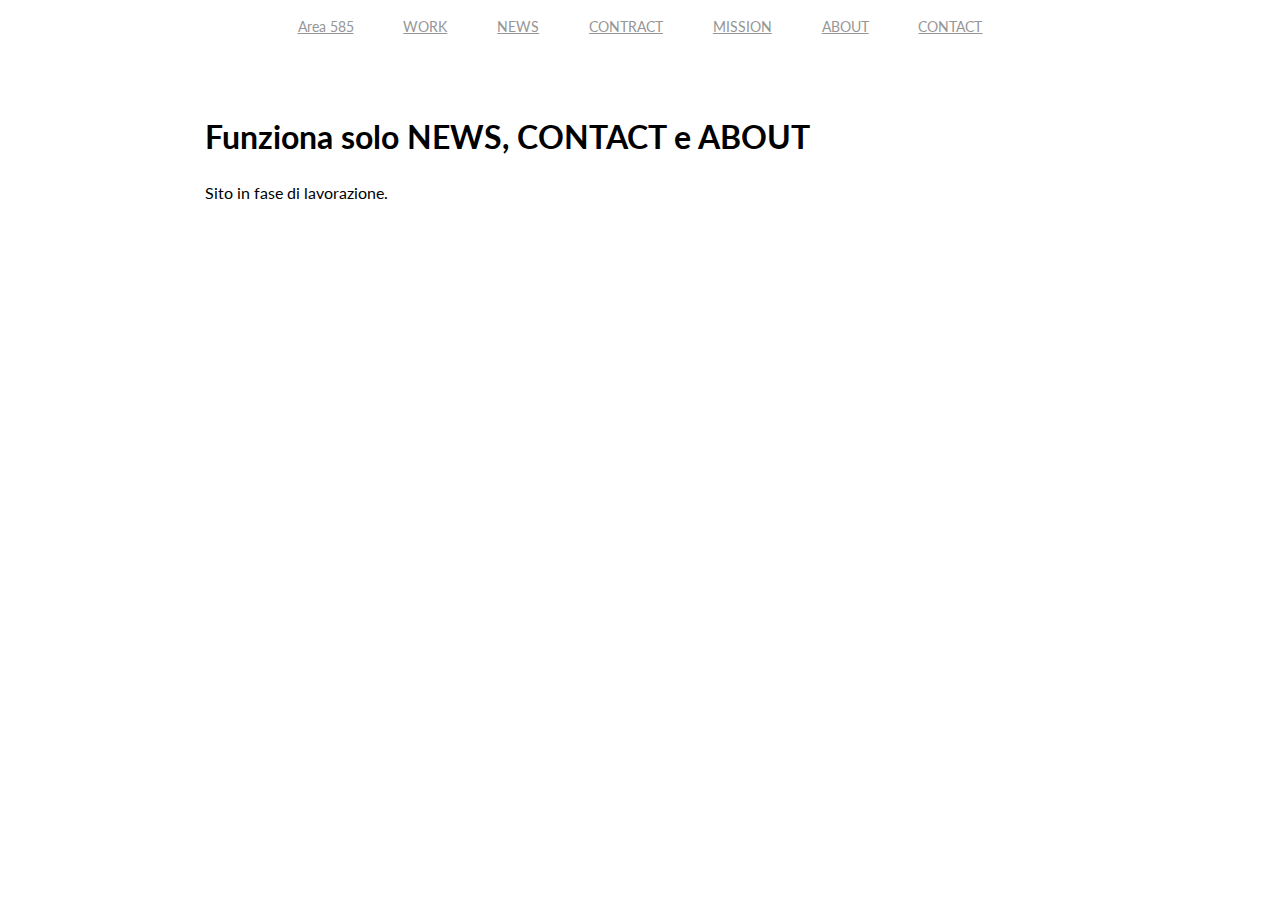
<file: index.html>
<!DOCTYPE html>
<html>
  <head>
    <meta charset="utf-8">
    <title>Chi siamo - Area 585</title>
    <link rel="stylesheet" href="https://stackpath.bootstrapcdn.com/bootstrap/4.1.0/css/bootstrap.min.css" integrity="sha384-9gVQ4dYFwwWSjIDZnLEWnxCjeSWFphJiwGPXr1jddIhOegiu1FwO5qRGvFXOdJZ4" crossorigin="anonymous">
    <link rel="stylesheet" href="style.css">
    <link rel="shortcut icon" href="">
    <link href="https://fonts.googleapis.com/css?family=Lato" rel="stylesheet">
  </head>

  <body>
    <header>
      <div id="navbar">
        <a href="index.html"><div>Area 585</div></a>
        <a href="work.html"><div>WORK</div></a>
        <a href="news.html"><div>NEWS</div></a>
        <a href="contract.html"><div>CONTRACT</div></a>
        <a href="mission.html"><div>MISSION</div></a>
        <a href="about.html"><div>ABOUT</div></a>
        <a href="contact.html"><div>CONTACT</div></a>
      </div>
    </header>
    <div class="paragraph">
    <h1>Funziona solo NEWS, CONTACT e ABOUT</h1>
    <p>Sito in fase di lavorazione.</p>
    </div>
  </body>
</html>
</file>
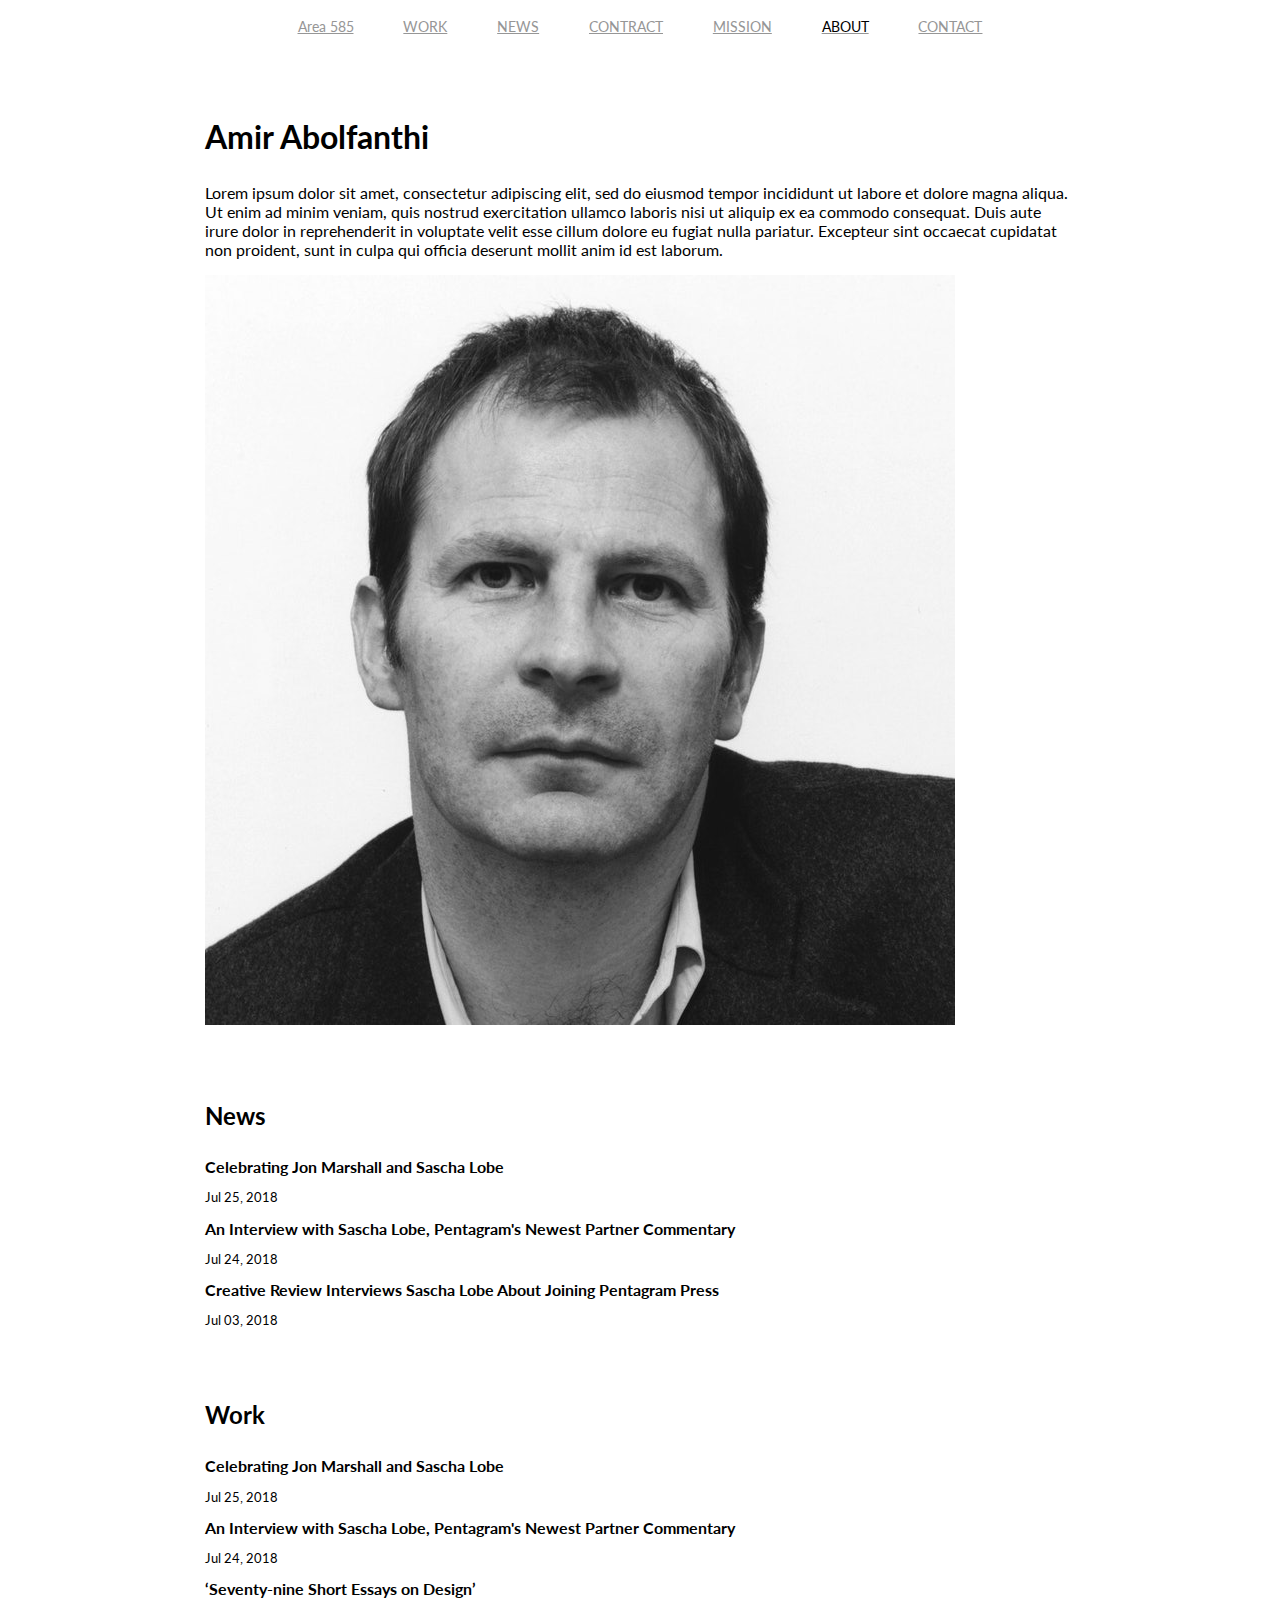
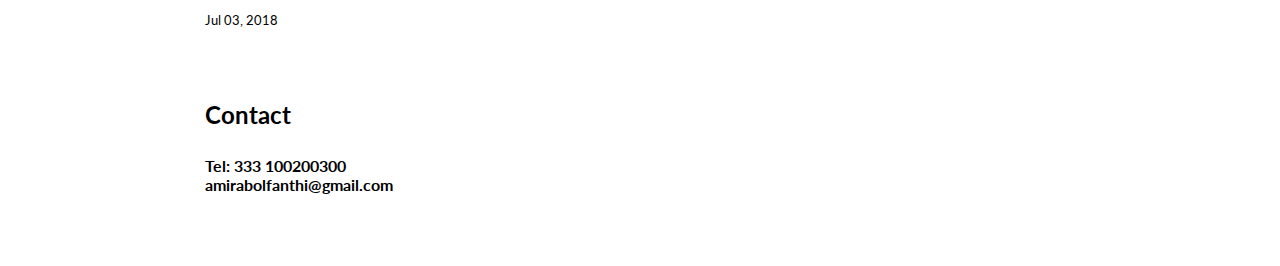
<file: about-Amir.html>
<!DOCTYPE html>
<html>
  <head>
    <meta charset="utf-8">
    <title>Chi siamo - Area 585</title>
    <link rel="stylesheet" href="https://stackpath.bootstrapcdn.com/bootstrap/4.1.0/css/bootstrap.min.css" integrity="sha384-9gVQ4dYFwwWSjIDZnLEWnxCjeSWFphJiwGPXr1jddIhOegiu1FwO5qRGvFXOdJZ4" crossorigin="anonymous">
    <link rel="stylesheet" href="style.css">
    <link rel="shortcut icon" href="">
    <link href="https://fonts.googleapis.com/css?family=Lato" rel="stylesheet">
  </head>

  <body>
    <header>
      <div id="navbar">
        <a href="index.html"><div>Area 585</div></a>
        <a href="work.html"><div>WORK</div></a>
        <a href="news.html"><div>NEWS</div></a>
        <a href="contract.html"><div>CONTRACT</div></a>
        <a href="mission.html"><div>MISSION</div></a>
        <a href="about.html"><div class="navbarelement">ABOUT</div></a>
        <a href="contact.html"><div>CONTACT</div></a>
      </div>
    </header>
      <div class="paragraph"><div class="container">
    <div class="row">
      <div class="col">
<h1>Amir Abolfanthi</h1>
<p>Lorem ipsum dolor sit amet, consectetur adipiscing elit, sed do eiusmod tempor incididunt ut labore et dolore magna aliqua. Ut enim ad minim veniam, quis nostrud exercitation ullamco laboris nisi ut aliquip ex ea commodo consequat. Duis aute irure dolor in reprehenderit in voluptate velit esse cillum dolore eu fugiat nulla pariatur.
  Excepteur sint occaecat cupidatat non proident, sunt in culpa qui officia deserunt mollit anim id est laborum.</p>
      </div>
      <div class="col">
<img src="About\angus_hyland_1500x1500.jpg" class="figure-img img-fluid">
      </div>
    </div>
  </div>
</div>
    <div class="paragraph info">
      <h1>News</h1>
      <div class="container">
    <div class="row">
      <div class="col">
        <h2>Celebrating Jon Marshall and Sascha Lobe</h2>
        <p>Jul 25, 2018</p>
      </div>
      <div class="col">
        <h2>An Interview with Sascha Lobe, Pentagram's Newest Partner Commentary</h2>
        <p>Jul 24, 2018</p>
      </div>
      <div class="col">
        <h2>Creative Review Interviews Sascha Lobe About Joining Pentagram Press</h2>
        <p>Jul 03, 2018</p>
      </div>
    </div>
  </div>
    </div>

    <div class="paragraph info">
      <h1>Work</h1>
      <div class="container">
    <div class="row">
      <div class="col">
        <h2>Celebrating Jon Marshall and Sascha Lobe</h2>
        <p>Jul 25, 2018</p>
      </div>
      <div class="col">
        <h2>An Interview with Sascha Lobe, Pentagram's Newest Partner Commentary</h2>
        <p>Jul 24, 2018</p>
      </div>
      <div class="col">
        <h2>‘Seventy-nine Short Essays on Design’</h2>
        <p>Jul 03, 2018</p>
      </div>
    </div>
  </div>
    </div>

    <div class="paragraph info">
      <h1>Contact</h1>
      <h2>Tel: 333 100200300<br>
      amirabolfanthi@gmail.com</h2>
    </div>
  </body>
</html>
</file>
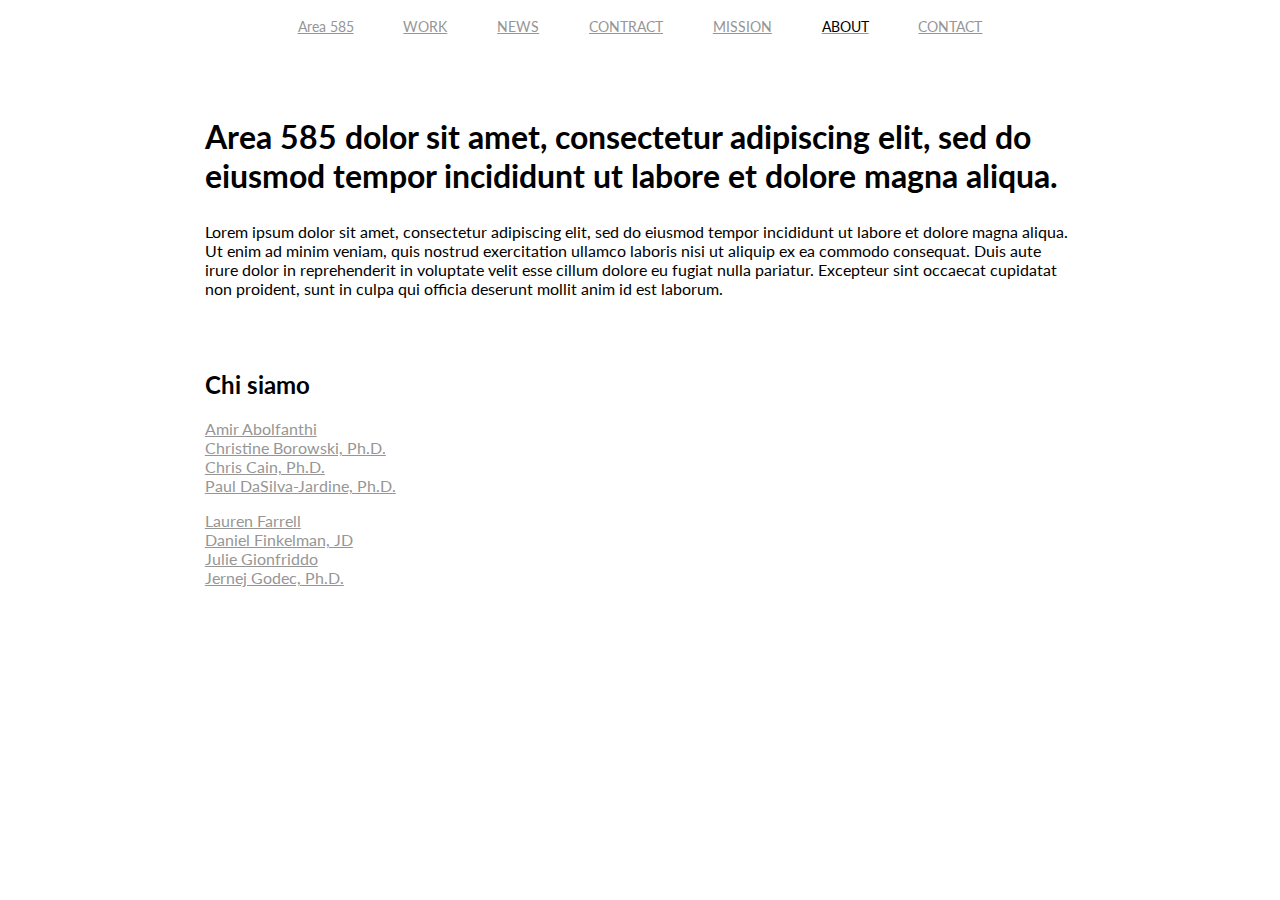
<file: about.html>
<!DOCTYPE html>
<html>
  <head>
    <meta charset="utf-8">
    <title>Chi siamo - Area 585</title>
    <link rel="stylesheet" href="https://stackpath.bootstrapcdn.com/bootstrap/4.1.0/css/bootstrap.min.css" integrity="sha384-9gVQ4dYFwwWSjIDZnLEWnxCjeSWFphJiwGPXr1jddIhOegiu1FwO5qRGvFXOdJZ4" crossorigin="anonymous">
    <link rel="stylesheet" href="style.css">
    <link rel="shortcut icon" href="">
    <link href="https://fonts.googleapis.com/css?family=Lato" rel="stylesheet">
  </head>

  <body>
    <header>
      <div id="navbar">
        <a href="index.html"><div>Area 585</div></a>
        <a href="work.html"><div>WORK</div></a>
        <a href="news.html"><div>NEWS</div></a>
        <a href="contract.html"><div>CONTRACT</div></a>
        <a href="mission.html"><div>MISSION</div></a>
        <a href="about.html"><div class="navbarelement">ABOUT</div></a>
        <a href="contact.html"><div>CONTACT</div></a>
      </div>
    </header>
    <div class="paragraph">
    <h1>Area 585 dolor sit amet, consectetur adipiscing elit, sed do eiusmod tempor
      incididunt ut labore et dolore magna aliqua.</h1>
    <p>Lorem ipsum dolor sit amet, consectetur adipiscing elit, sed do eiusmod tempor incididunt ut labore et dolore magna aliqua. Ut enim ad minim veniam, quis nostrud exercitation ullamco laboris nisi ut aliquip ex ea commodo consequat. Duis aute irure dolor in reprehenderit in voluptate velit esse cillum dolore eu fugiat nulla pariatur.
      Excepteur sint occaecat cupidatat non proident, sunt in culpa qui officia deserunt mollit anim id est laborum.</p>
    </div>
      <div class="paragraph"><div class="container">
    <div class="row">
      <div class="col-3">
        <h2>Chi siamo</h2>
      </div>
      <div class="col">
<p><a href="about-Amir.html">Amir Abolfanthi</a><br>
<a href="">Christine Borowski, Ph.D.</a><br>
<a href="">Chris Cain, Ph.D.</a><br>
<a href="">Paul DaSilva-Jardine, Ph.D.</a><br></p>
      </div>
      <div class="col">
<p><a href="">Lauren Farrell</a><br>
<a href="">Daniel Finkelman, JD</a><br>
<a href="">Julie Gionfriddo</a><br>
<a href="">Jernej Godec, Ph.D.</a><br></p>
      </div>
    </div>
  </div>
</div>
  </body>
</html>
</file>
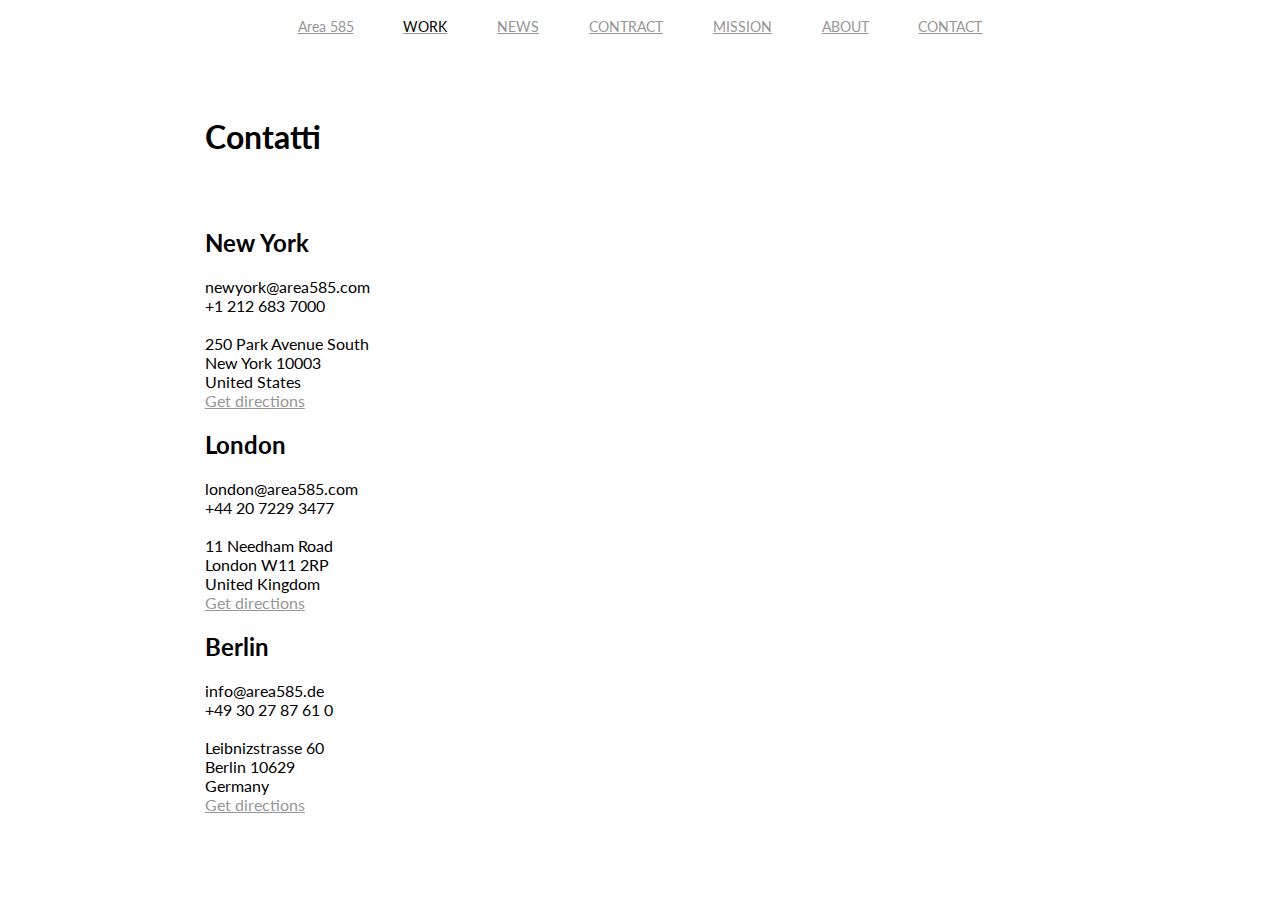
<file: contact.html>
<!DOCTYPE html>
<html>
  <head>
    <meta charset="utf-8">
    <title>Chi siamo - Area 585</title>
    <link rel="stylesheet" href="https://stackpath.bootstrapcdn.com/bootstrap/4.1.0/css/bootstrap.min.css" integrity="sha384-9gVQ4dYFwwWSjIDZnLEWnxCjeSWFphJiwGPXr1jddIhOegiu1FwO5qRGvFXOdJZ4" crossorigin="anonymous">
    <link rel="stylesheet" href="style.css">
    <link rel="shortcut icon" href="">
    <link href="https://fonts.googleapis.com/css?family=Lato" rel="stylesheet">
  </head>

  <body>
    <header>
      <div id="navbar">
        <a href="index.html"><div>Area 585</div></a>
        <a href="work.html"><div class="navbarelement">WORK</div></a>
        <a href="news.html"><div>NEWS</div></a>
        <a href="contract.html"><div>CONTRACT</div></a>
        <a href="mission.html"><div>MISSION</div></a>
        <a href="about.html"><div>ABOUT</div></a>
        <a href="contact.html"><div>CONTACT</div></a>
      </div>
    </header>
    <div class="paragraph">
    <h1>Contatti</h1>
    </div>
      <div class="paragraph"><div class="container">
    <div class="row">
      <div class="col">
        <h2>New York</h2>
        <p>newyork@area585.com<br>
        +1 212 683 7000<br>
        <br>
        250 Park Avenue South<br>
        New York 10003<br>
        United States<br>
        <a href="">Get directions</a></p>
      </div>
      <div class="col">
        <h2>London</h2>
        <p>london@area585.com<br>
        +44 20 7229 3477<br>
        <br>
        11 Needham Road<br>
        London W11 2RP<br>
        United Kingdom<br>
        <a href="">Get directions</a></p>
      </div>
      <div class="col">
        <h2>Berlin</h2>
        <p>info@area585.de<br>
        +49 30 27 87 61 0<br>
        <br>
        Leibnizstrasse 60<br>
        Berlin 10629<br>
        Germany<br>
        <a href="">Get directions</a></p>
      </div>
    </div>
  </div>
</div>
  </body>
</html>
</file>
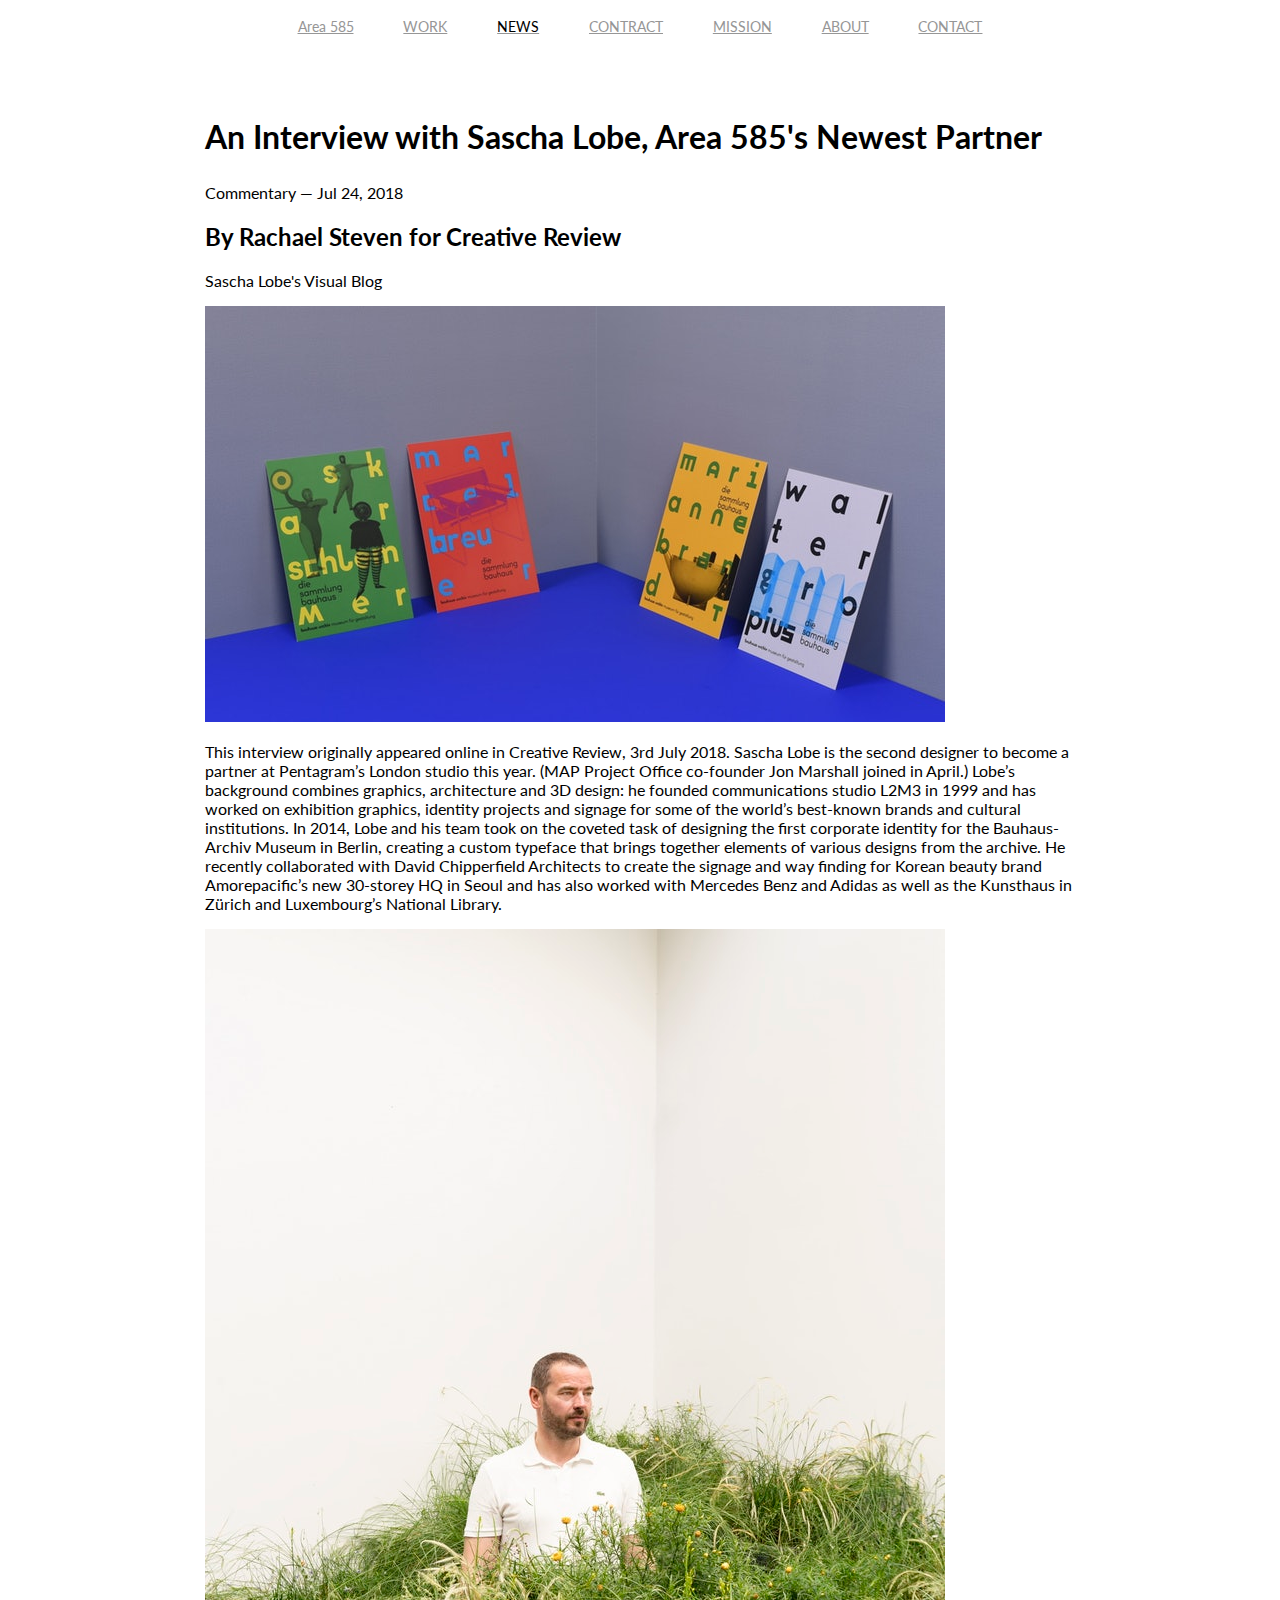
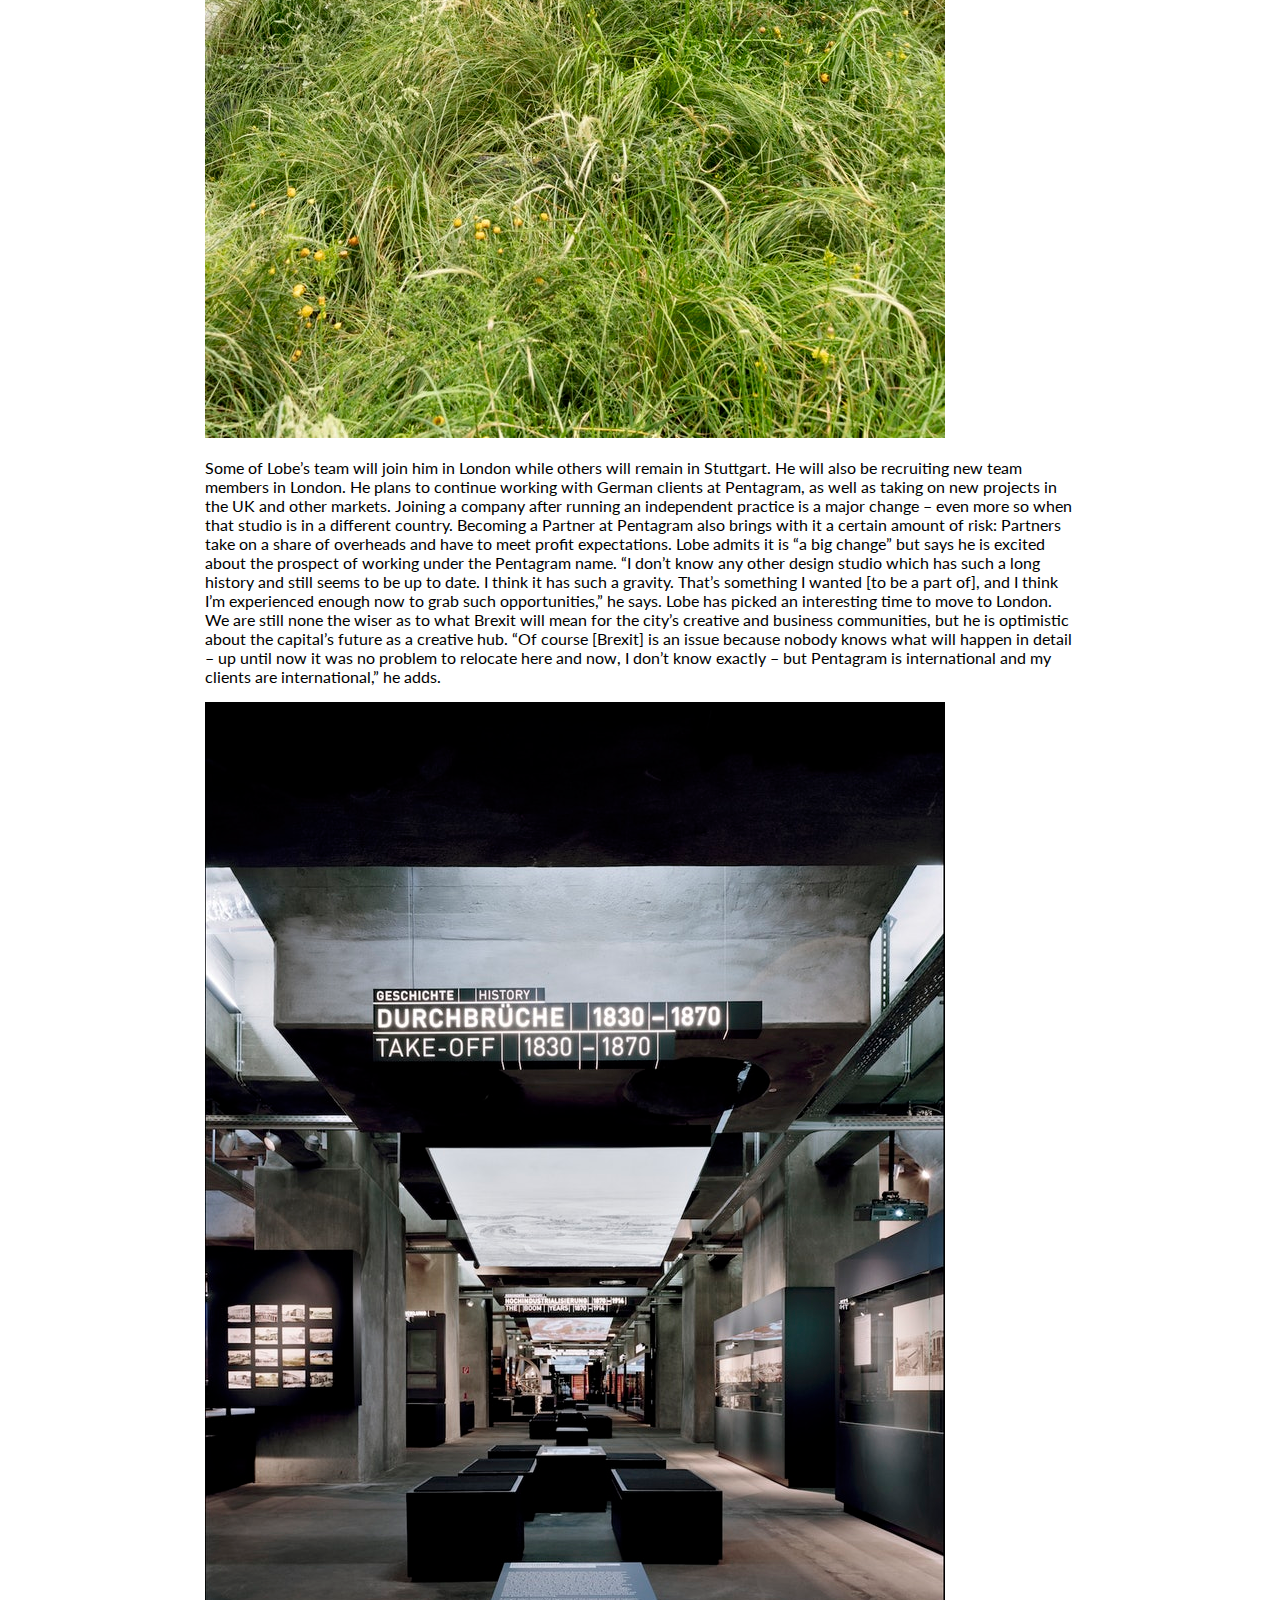
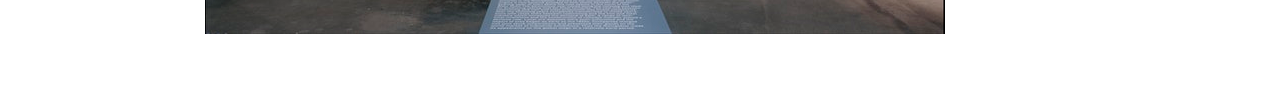
<file: news-Sasha.html>
<!DOCTYPE html>
<html>
  <head>
    <meta charset="utf-8">
    <title>Chi siamo - Area 585</title>
    <link rel="stylesheet" href="https://stackpath.bootstrapcdn.com/bootstrap/4.1.0/css/bootstrap.min.css" integrity="sha384-9gVQ4dYFwwWSjIDZnLEWnxCjeSWFphJiwGPXr1jddIhOegiu1FwO5qRGvFXOdJZ4" crossorigin="anonymous">
    <link rel="stylesheet" href="style.css">
    <link rel="shortcut icon" href="">
    <link href="https://fonts.googleapis.com/css?family=Lato" rel="stylesheet">
  </head>

  <body>
    <header>
      <div id="navbar">
        <a href="index.html"><div>Area 585</div></a>
        <a href="work.html"><div>WORK</div></a>
        <a href="news.html"><div class="navbarelement">NEWS</div></a>
        <a href="contract.html"><div>CONTRACT</div></a>
        <a href="mission.html"><div>MISSION</div></a>
        <a href="about.html"><div>ABOUT</div></a>
        <a href="contact.html"><div>CONTACT</div></a>
      </div>
    </header>
      <div class="paragraph"><div class="container">
    <div class="row">
      <div class="col">
        <h1>An Interview with Sascha Lobe, Area 585's Newest Partner</h1>
      <p>Commentary — Jul 24, 2018</p>
      <h2>By Rachael Steven for Creative Review</h2>
      <p>Sascha Lobe's Visual Blog</p>
      </div>
      <div class="col">
        <img src="News/a1.jpg" class="figure-img img-fluid">
        <p>This interview originally appeared online in Creative Review, 3rd July 2018.
Sascha Lobe is the second designer to become a partner at Pentagram’s London studio this year. (MAP Project Office co-founder Jon Marshall joined in April.)
Lobe’s background combines graphics, architecture and 3D design: he founded communications studio L2M3 in 1999 and has worked on exhibition graphics, identity projects and signage for some of the world’s best-known brands and cultural institutions.
In 2014, Lobe and his team took on the coveted task of designing the first corporate identity for the Bauhaus-Archiv Museum in Berlin, creating a custom typeface that brings together elements of various designs from the archive. He recently collaborated with David Chipperfield Architects to create the signage and way finding for Korean beauty brand Amorepacific’s new 30-storey HQ in Seoul and has also worked with Mercedes Benz and Adidas as well as the Kunsthaus in Zürich and Luxembourg’s National Library.</p>
<img src="News/a2.jpg" class="figure-img img-fluid">
<p>Some of Lobe’s team will join him in London while others will remain in Stuttgart. He will also be recruiting new team members in London. He plans to continue working with German clients at Pentagram, as well as taking on new projects in the UK and other markets.
Joining a company after running an independent practice is a major change – even more so when that studio is in a different country. Becoming a Partner at Pentagram also brings with it a certain amount of risk: Partners take on a share of overheads and have to meet profit expectations. Lobe admits it is “a big change” but says he is excited about the prospect of working under the Pentagram name.
“I don’t know any other design studio which has such a long history and still seems to be up to date. I think it has such a gravity. That’s something I wanted [to be a part of], and I think I’m experienced enough now to grab such opportunities,” he says.
Lobe has picked an interesting time to move to London. We are still none the wiser as to what Brexit will mean for the city’s creative and business communities, but he is optimistic about the capital’s future as a creative hub.
“Of course [Brexit] is an issue because nobody knows what will happen in detail – up until now it was no problem to relocate here and now, I don’t know exactly – but Pentagram is international and my clients are international,” he adds.
</p>
<img src="News/a3.jpg" class="figure-img img-fluid">
      </div>
    </div>
  </div>
</div>
  </body>
</html>
</file>
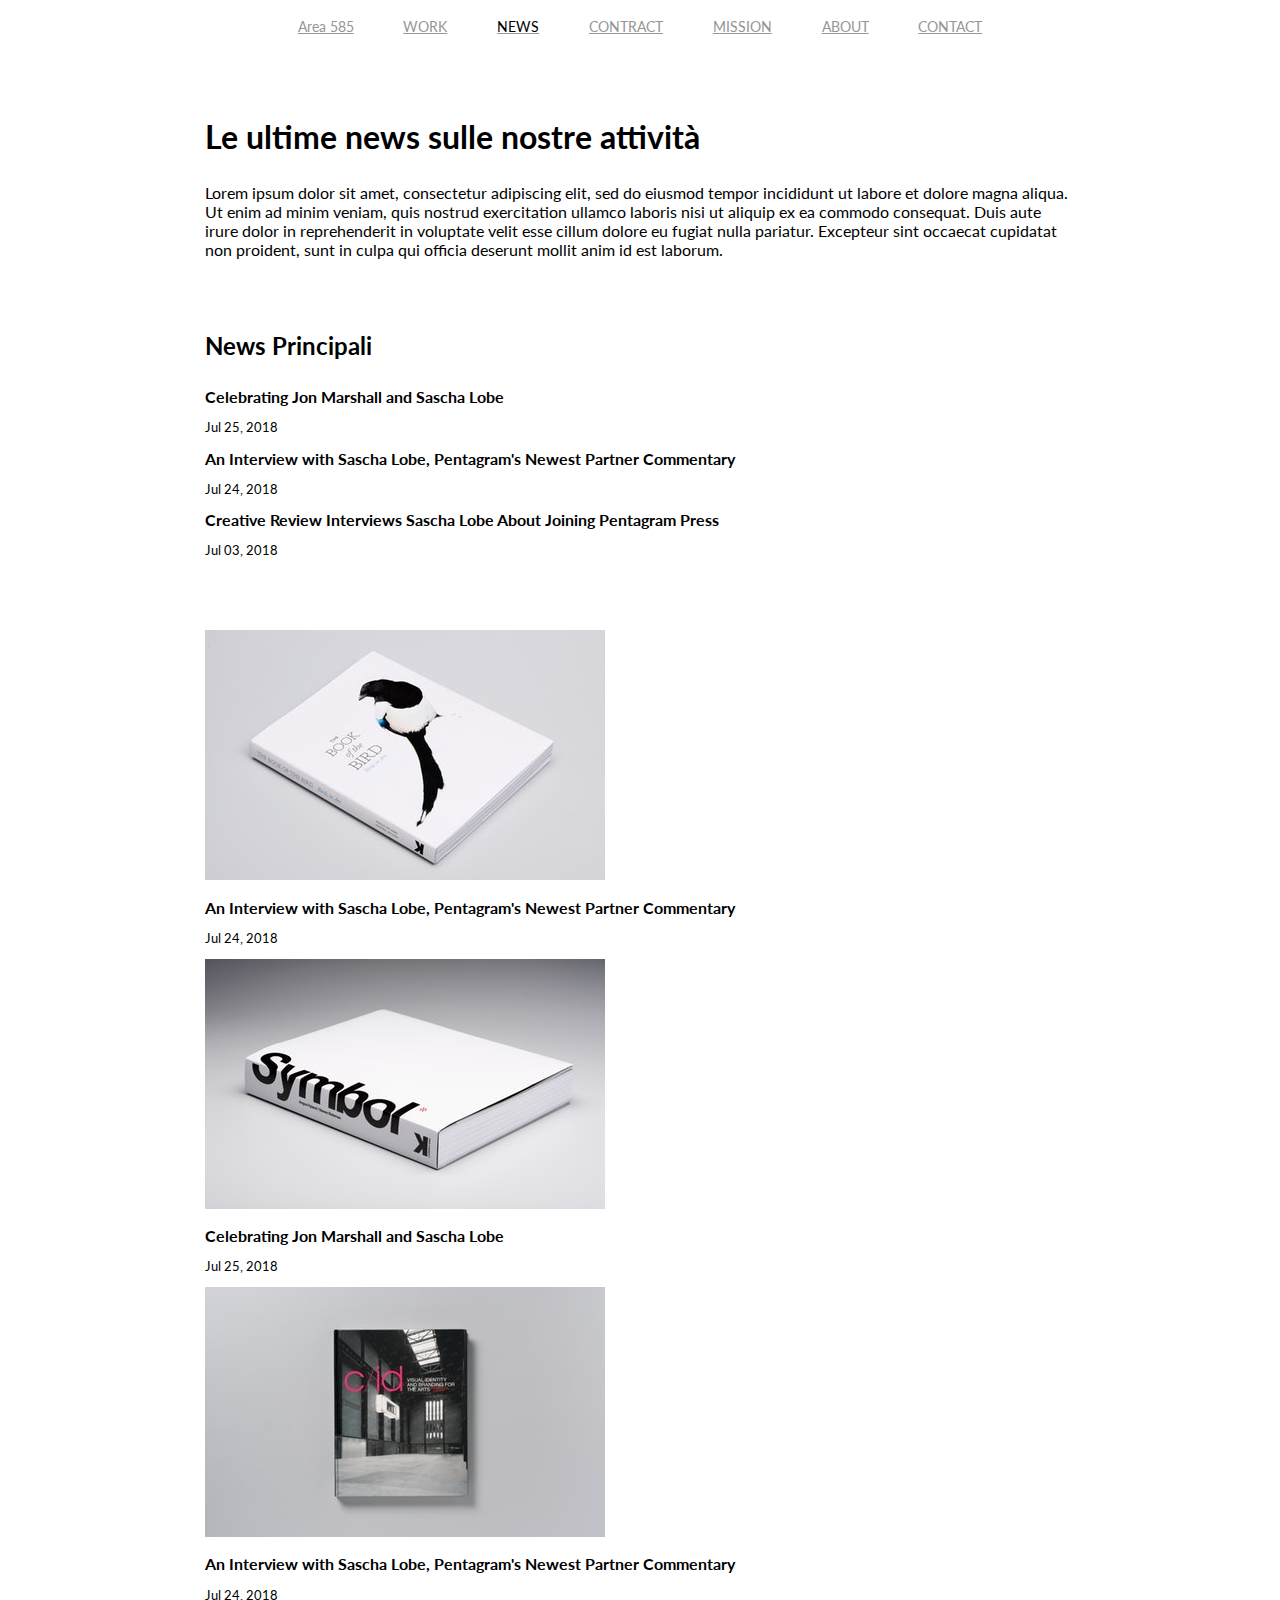
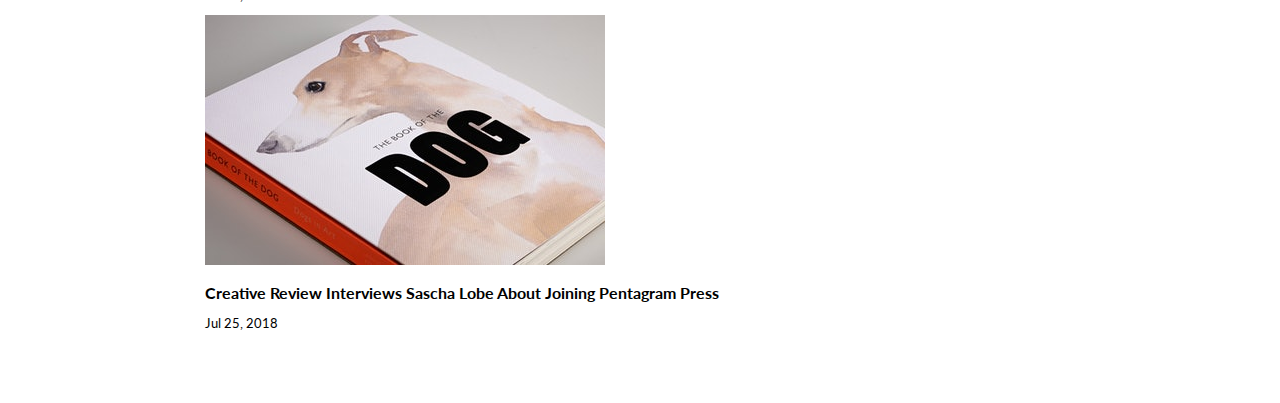
<file: news.html>
<!DOCTYPE html>
<html>
  <head>
    <meta charset="utf-8">
    <title>News - Area 585</title>
    <link rel="stylesheet" href="https://stackpath.bootstrapcdn.com/bootstrap/4.1.0/css/bootstrap.min.css" integrity="sha384-9gVQ4dYFwwWSjIDZnLEWnxCjeSWFphJiwGPXr1jddIhOegiu1FwO5qRGvFXOdJZ4" crossorigin="anonymous">
    <link rel="stylesheet" href="style.css">
    <link rel="shortcut icon" href="">
    <link href="https://fonts.googleapis.com/css?family=Lato" rel="stylesheet">
  </head>

  <body>
    <header>
      <div id="navbar">
        <a href="index.html"><div>Area 585</div></a>
        <a href="work.html"><div>WORK</div></a>
        <a href="news.html"><div class="navbarelement">NEWS</div></a>
        <a href="contract.html"><div>CONTRACT</div></a>
        <a href="mission.html"><div>MISSION</div></a>
        <a href="about.html"><div>ABOUT</div></a>
        <a href="contact.html"><div>CONTACT</div></a>
      </div>
    </header>
    <div class="paragraph">
    <h1>Le ultime news sulle nostre attività</h1>
    <p>Lorem ipsum dolor sit amet, consectetur adipiscing elit, sed do eiusmod tempor incididunt ut labore et dolore magna aliqua. Ut enim ad minim veniam, quis nostrud exercitation ullamco laboris nisi ut aliquip ex ea commodo consequat. Duis aute irure dolor in reprehenderit in voluptate velit esse cillum dolore eu fugiat nulla pariatur.
      Excepteur sint occaecat cupidatat non proident, sunt in culpa qui officia deserunt mollit anim id est laborum.</p>
    </div>

    <div class="paragraph info">
      <h1>News Principali</h1>
      <div class="container">
    <div class="row">
      <div class="col">
        <h2>Celebrating Jon Marshall and Sascha Lobe</h2>
        <p>Jul 25, 2018</p>
      </div>
      <div class="col">
        <h2>An Interview with Sascha Lobe, Pentagram's Newest Partner Commentary</h2>
        <p>Jul 24, 2018</p>
      </div>
      <div class="col">
        <h2>Creative Review Interviews Sascha Lobe About Joining Pentagram Press</h2>
        <p>Jul 03, 2018</p>
      </div>
    </div>
    </div>
    </div>

    <div class="paragraph info">
      <div class="container">
  <div class="row">
    <div class="col"><a href="news-Sasha.html"><img src="News\1.jpg" class="figure-img img-fluid"></a></div>
    <div class="col infotext">
      <h2>An Interview with Sascha Lobe, Pentagram's Newest Partner Commentary</h2>
      <p>Jul 24, 2018</p>
    </div>
<div class="col"><img src="News\2.jpg" class="figure-img img-fluid"></div>
<div class="col infotext">
  <h2>Celebrating Jon Marshall and Sascha Lobe</h2>
  <p>Jul 25, 2018</p>
</div>
</div>
</div>
<div class="container">
<div class="row">
<div class="col"><img src="News\3.jpg" class="figure-img img-fluid"></div>
<div class="col infotext">
<h2>An Interview with Sascha Lobe, Pentagram's Newest Partner Commentary</h2>
<p>Jul 24, 2018</p>
</div>
<div class="col"><img src="News\4.jpg" class="figure-img img-fluid"></div>
<div class="col infotext">
<h2>Creative Review Interviews Sascha Lobe About Joining Pentagram Press</h2>
<p>Jul 25, 2018</p>
</div>
</div>
</div>
    </div>
  </body>
</html>
</file>
<file: style.css>
body{
  margin-left: 16vw;
  margin-right: 16vw;
  background-color: White;
}

header{
   text-align: left;
   width: 100%;
   background-color: White;
   height: auto;
   font-family: 'Lato', sans-serif;
   text-align: center;
   font-size: 0.9em;
   position: relative;
   z-index: 1;
}

#navbar{
    display: flex;
    flex-direction: row;
    flex-wrap: nowrap;
    align-content: space-around;
    justify-content: space-between;
    margin:  auto;
    padding: 10px;
    flex: 1;
    width: 100%;
    max-width: 685px;
}

a{
  color: rgb(150,150,150);
}

a:hover{
  color: rgb(238,69,36);
  text-decoration: none;
}

.navbarelement{
  color: Black;
}

p{
  font-family: 'Lato',sans-serif;
  color: Black;
}

h1{
  font-family: 'Lato',sans-serif;
  color: Black;
  margin-bottom: 3vh;
}

h2{
  font-family: 'Lato',sans-serif;
  color: Black;
  font-size: 1.5em;
}

.paragraph{
  margin-top: 8vh;
  margin-bottom: 8vh;
}

.container{
  padding-right: 0px;
  padding-left: 0px;
}

.info h1{
  font-size: 1.5em;
}

.info h2{
  font-size: 1em;
}

.info p{
  font-size: 0.8em;
}

.infotext{
  padding-left: 0px;
}

.card{
  border-style: none;
  border-radius: 0px;
}

.card-text{
margin-bottom: 0px;
}

.card-body{
  padding-left: 0px;
  padding-right: 0px;
}

.card-title{
  margin-bottom: 0.5rem;
}
</file>
